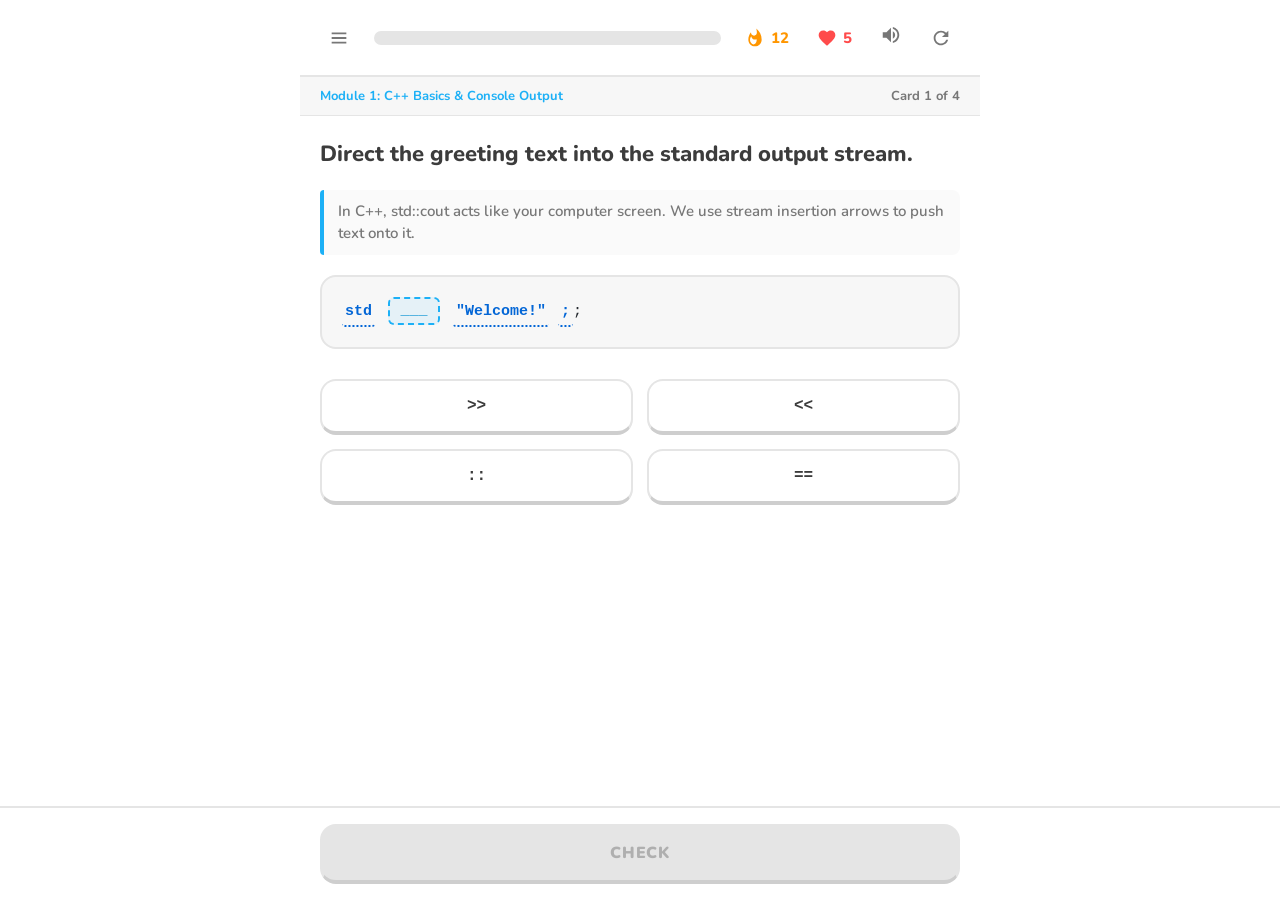
<file: index.html>
<!DOCTYPE html>
<html lang="en">
<head>
  <meta charset="UTF-8">
  <meta name="viewport" content="width=device-width, initial-scale=1.0">
  <title>C++ Duo Light - Interactive Learning</title>

  <!-- Google Font: Nunito for Duo Light style -->
  <link rel="preconnect" href="https://fonts.googleapis.com">
  <link rel="preconnect" href="https://fonts.gstatic.com" crossorigin>
  <link href="https://fonts.googleapis.com/css2?family=Nunito:wght@600;700;800;900&display=swap" rel="stylesheet">

  <!-- External Stylesheet -->
  <link rel="stylesheet" href="style.css">
</head>
<body>

  <div class="app-container">

    <!-- Top Navigation Header -->
    <header class="header-bar">
      <!-- Curriculum Modules Drawer Button -->
      <button id="moduleDrawerBtn" class="icon-btn" type="button" title="View Curriculum Modules" aria-label="View Modules">
        <svg viewBox="0 0 24 24"><path d="M4 6h16v2H4zm0 5h16v2H4zm0 5h16v2H4z"/></svg>
      </button>

      <!-- Dynamic Progress Bar -->
      <div class="progress-track" title="Module Progress">
        <div id="progressFill" class="progress-fill"></div>
      </div>

      <!-- Stats: Streak & Hearts (No Emojis) -->
      <div class="stats-group">
        <!-- Streak Indicator with SVG Flame -->
        <div class="stat-pill streak" title="Day Streak">
          <svg viewBox="0 0 24 24"><path d="M13.5.67s.74 2.65.74 4.8c0 2.06-1.35 3.73-3.41 3.73-2.07 0-3.63-1.67-3.63-3.73l.03-.36C5.21 7.51 4 10.61 4 14c0 4.42 3.58 8 8 8s8-3.58 8-8C20 8.61 17.41 3.8 13.5.67zM12 20c-3.31 0-6-2.69-6-6 0-1.53.5-3.05 1.4-4.22.42 2.3 2.37 4.07 4.75 4.07.61 0 1.21-.12 1.76-.36.06.49.09 1 .09 1.51 0 2.76-2.24 5-5 5z"/></svg>
          <span id="streakCount">12</span>
        </div>

        <!-- Hearts Indicator with SVG Heart -->
        <div class="stat-pill heart" title="Remaining Hearts">
          <svg viewBox="0 0 24 24"><path d="M12 21.35l-1.45-1.32C5.4 15.36 2 12.28 2 8.5 2 5.42 4.42 3 7.5 3c1.74 0 3.41.81 4.5 2.09C13.09 3.81 14.76 3 16.5 3 19.58 3 22 5.42 22 8.5c0 3.78-3.4 6.86-8.55 11.54L12 21.35z"/></svg>
          <span id="heartsCount">5</span>
        </div>

        <!-- Sound Toggle Button -->
        <button id="soundToggleBtn" class="icon-btn" type="button" title="Toggle Sound" aria-label="Toggle Sound">
          <span id="soundIcon">
            <svg viewBox="0 0 24 24"><path d="M3 9v6h4l5 5V4L7 9H3zm13.5 3c0-1.77-1.02-3.29-2.5-4.03v8.05c1.48-.73 2.5-2.25 2.5-4.02zM14 3.23v2.06c2.89.86 5 3.54 5 6.71s-2.11 5.85-5 6.71v2.06c4.01-.91 7-4.49 7-8.77s-2.99-7.86-7-8.77z"/></svg>
          </span>
        </button>

        <!-- Reset Progress Button -->
        <button id="resetBtn" class="icon-btn" type="button" title="Reset Learning Progress" aria-label="Reset Progress">
          <svg viewBox="0 0 24 24"><path d="M17.65 6.35C16.2 4.9 14.21 4 12 4c-4.42 0-7.99 3.58-7.99 8s3.57 8 7.99 8c3.73 0 6.84-2.55 7.73-6h-2.08c-.82 2.33-3.04 4-5.65 4-3.31 0-6-2.69-6-6s2.69-6 6-6c1.66 0 3.14.69 4.22 1.78L13 11h7V4l-2.35 2.35z"/></svg>
        </button>
      </div>
    </header>

    <!-- Module & Card Step Banner -->
    <div class="module-info-bar">
      <div id="moduleBadge" class="module-title-badge" title="Click to switch modules">Module 1: C++ Basics & Console Output</div>
      <div id="stepBadge" class="step-indicator">Card 1 of 4</div>
    </div>

    <!-- Active Learning Card View -->
    <main id="cardView" class="lesson-card">
      <!-- Plain English Instruction -->
      <h1 id="instructionTitle" class="instruction-title">Direct the text into the output stream.</h1>

      <!-- Plain English Concept Explanation -->
      <div id="conceptBox" class="concept-explanation">
        In C++, std::cout acts like a screen. We need arrows to push our text onto that screen.
      </div>

      <!-- Interactive C++ Code Block -->
      <div id="codeBlock" class="code-container">
        <!-- Rendered dynamically by JavaScript -->
      </div>

      <!-- Floating Code Hint Tooltip -->
      <div id="codeTooltip" class="code-tooltip">Hint text</div>

      <!-- 3D Multiple Choice Option Buttons -->
      <div id="optionsGrid" class="options-grid">
        <!-- Buttons created dynamically by JavaScript -->
      </div>
    </main>

    <!-- Module Complete Celebration View -->
    <section id="moduleCompleteView" class="modal-view">
      <div class="modal-badge-icon success">
        <svg viewBox="0 0 24 24"><path d="M12 2l3.09 6.26L22 9.27l-5 4.87 1.18 6.88L12 17.77l-6.18 3.25L7 14.14 2 9.27l6.91-1.01L12 2z"/></svg>
      </div>
      <h2 class="modal-title">Module Complete!</h2>
      <p id="completedModuleTitle" class="modal-desc">You mastered this C++ module!</p>

      <div class="stats-summary-grid">
        <div class="summary-card">
          <span class="summary-label">Cards Completed</span>
          <span id="completedCardsCount" class="summary-val">4/4</span>
        </div>
        <div class="summary-card">
          <span class="summary-label">Streak Status</span>
          <span id="completedStreakVal" class="summary-val">13 Days</span>
        </div>
      </div>

      <div style="display: flex; flex-direction: column; gap: 10px; width: 100%; max-width: 360px;">
        <button id="nextModuleBtn" class="action-btn continue-correct" type="button">Next Module</button>
        <button id="reviewModuleBtn" class="option-btn" type="button" style="border-radius: var(--radius-lg);">Review Module</button>
      </div>
    </section>

    <!-- Out of Hearts View -->
    <section id="outOfHeartsView" class="modal-view">
      <div class="modal-badge-icon danger">
        <svg viewBox="0 0 24 24"><path d="M12 21.35l-1.45-1.32C5.4 15.36 2 12.28 2 8.5 2 5.42 4.42 3 7.5 3c1.74 0 3.41.81 4.5 2.09C13.09 3.81 14.76 3 16.5 3 19.58 3 22 5.42 22 8.5c0 3.78-3.4 6.86-8.55 11.54L12 21.35z"/></svg>
      </div>
      <h2 class="modal-title">Out of Hearts!</h2>
      <p class="modal-desc">Mistakes are how we learn C++. Refill your hearts to 5 now and keep practicing.</p>

      <div style="width: 100%; max-width: 360px; margin-top: 10px;">
        <button id="refillHeartsBtn" class="action-btn continue-correct" type="button">Refill Hearts (5)</button>
      </div>
    </section>

    <!-- Fixed Bottom Sheet & Action Controls -->
    <footer id="bottomSheet" class="bottom-sheet">
      <div class="bottom-sheet-content">
        <!-- Dynamic Feedback Drawer -->
        <div id="feedbackDrawer" class="feedback-drawer">
          <div class="feedback-icon-wrap">
            <svg id="feedbackIcon" viewBox="0 0 24 24"><path d="M9 16.17L4.83 12l-1.42 1.41L9 19 21 7l-1.41-1.41z"/></svg>
          </div>
          <div class="feedback-text-wrap">
            <div id="feedbackTitle" class="feedback-title">Correct!</div>
            <div id="feedbackDesc" class="feedback-desc">Great job picking the right answer.</div>
          </div>
        </div>

        <!-- 3D Primary Action Button (CHECK / CONTINUE) -->
        <button id="actionBtn" class="action-btn" type="button" disabled>CHECK</button>
      </div>
    </footer>

    <!-- Curriculum Modules Drawer Modal -->
    <div id="moduleDrawer" class="drawer-backdrop">
      <div class="drawer-panel">
        <div class="drawer-header">
          <h3 class="drawer-title">C++ Curriculum Modules</h3>
          <button id="closeDrawerBtn" class="icon-btn" type="button" aria-label="Close Modules">
            <svg viewBox="0 0 24 24"><path d="M19 6.41L17.59 5 12 10.59 6.41 5 5 6.41 10.59 12 5 17.59 6.41 19 12 13.41 17.59 19 19 17.59 13.41 12z"/></svg>
          </button>
        </div>
        <div id="moduleList" class="drawer-body">
          <!-- Populated dynamically with all 7 modules -->
        </div>
      </div>
    </div>

    <!-- In-Page Reset Progress Confirmation Modal -->
    <div id="resetModal" class="drawer-backdrop center-modal">
      <div class="center-modal-panel">
        <h3 style="font-size: 20px; font-weight: 900; color: var(--color-text-main);">Reset Progress?</h3>
        <p style="font-size: 14px; font-weight: 600; color: var(--color-text-muted); line-height: 1.5;">
          This will reset your hearts back to 5, reset your streak to 1, and clear completed module records.
        </p>
        <div style="display: flex; gap: 10px;">
          <button id="cancelResetBtn" class="option-btn" type="button" style="flex: 1; padding: 12px; font-size: 14px;">Cancel</button>
          <button id="confirmResetBtn" class="action-btn continue-error" type="button" style="flex: 1; padding: 12px; font-size: 14px;">Reset</button>
        </div>
      </div>
    </div>

  </div>

  <!-- Main JavaScript Logic -->
  <script src="app.js"></script>
</body>
</html>
</file>
<file: style.css>
/* ==========================================================================
   C++ LEARNING APP - DUO LIGHT STYLESHEET
   A clean, friendly, Duolingo-inspired light theme for learning C++.
   ========================================================================== */

/* --------------------------------------------------------------------------
   CSS VARIABLES & DESIGN TOKENS
   These define the core colors, borders, and fonts used throughout the app.
   -------------------------------------------------------------------------- */
:root {
  /* Duo Light Primary Brand Colors */
  --color-bg: #ffffff;
  --color-surface: #ffffff;
  --color-surface-subtle: #f7f7f7;
  --color-border: #e5e5e5;
  --color-border-dark: #cecece;

  /* Accent Colors */
  --color-primary: #1cb0f6;          /* Bright Duolingo Blue */
  --color-primary-dark: #1899d6;     /* 3D button bottom border */
  --color-primary-light: #ddf4ff;    /* Selected button background */

  --color-success: #58cc02;          /* Duo Green */
  --color-success-dark: #46a302;     /* Green 3D bottom border */
  --color-success-bg: #d7ffb8;       /* Green bottom sheet background */
  --color-success-text: #2e7d32;     /* Green feedback text */

  --color-error: #ff4b4b;            /* Duo Red */
  --color-error-dark: #ea2b2b;       /* Red 3D bottom border */
  --color-error-bg: #ffdfe0;         /* Red bottom sheet background */
  --color-error-text: #c62828;       /* Red feedback text */

  --color-streak: #ff9600;           /* Duo Streak Orange */
  --color-streak-dark: #e08500;

  /* Text Colors */
  --color-text-main: #3c3c3c;
  --color-text-muted: #777777;
  --color-text-light: #afafaf;

  /* Typography */
  --font-main: "Nunito", -apple-system, BlinkMacSystemFont, "Segoe UI", Roboto, Helvetica, Arial, sans-serif;
  --font-code: "Fira Code", SFMono-Regular, Consolas, "Courier New", monospace;

  /* Layout Dimensions */
  --max-app-width: 680px;
  --radius-lg: 16px;
  --radius-md: 12px;
  --radius-sm: 8px;
}

/* --------------------------------------------------------------------------
   BASE RESET & TYPOGRAPHY
   Simple box-sizing reset so padding does not affect element widths.
   -------------------------------------------------------------------------- */
* {
  box-sizing: border-box;
  margin: 0;
  padding: 0;
  font-family: var(--font-main);
  -webkit-tap-highlight-color: transparent;
}

body {
  background-color: var(--color-bg);
  color: var(--color-text-main);
  min-height: 100vh;
  display: flex;
  flex-direction: column;
  overflow-x: hidden;
}

/* --------------------------------------------------------------------------
   MAIN CONTAINER
   Centers the learning card on screen and gives it a comfortable mobile width.
   -------------------------------------------------------------------------- */
.app-container {
  width: 100%;
  max-width: var(--max-app-width);
  margin: 0 auto;
  display: flex;
  flex-direction: column;
  min-height: 100vh;
  position: relative;
  background-color: var(--color-bg);
}

/* --------------------------------------------------------------------------
   TOP NAVIGATION BAR
   Houses the close/menu button, the progress bar, and user stats (hearts/streak).
   -------------------------------------------------------------------------- */
.header-bar {
  display: flex;
  align-items: center;
  justify-content: space-between;
  padding: 16px 20px;
  gap: 16px;
  border-bottom: 2px solid var(--color-border);
  position: sticky;
  top: 0;
  background-color: var(--color-bg);
  z-index: 20;
}

/* Icon button for opening module selection or resetting */
.icon-btn {
  background: none;
  border: none;
  cursor: pointer;
  display: flex;
  align-items: center;
  justify-content: center;
  padding: 8px;
  border-radius: var(--radius-sm);
  color: var(--color-text-muted);
  transition: background-color 0.15s ease, color 0.15s ease;
}

.icon-btn:hover {
  background-color: var(--color-surface-subtle);
  color: var(--color-text-main);
}

.icon-btn svg {
  width: 22px;
  height: 22px;
  fill: currentColor;
}

/* --------------------------------------------------------------------------
   PROGRESS BAR
   Shows how far along the user is in the current module.
   -------------------------------------------------------------------------- */
.progress-track {
  flex-grow: 1;
  height: 14px;
  background-color: var(--color-border);
  border-radius: 999px;
  overflow: hidden;
  position: relative;
}

/* This inner bar smoothly widens as the user answers questions correctly */
.progress-fill {
  height: 100%;
  width: 0%;
  background-color: var(--color-success);
  border-radius: 999px;
  transition: width 0.4s cubic-bezier(0.34, 1.56, 0.64, 1);
  position: relative;
}

/* Subtle gloss highlight on top of the progress bar for Duo feel */
.progress-fill::after {
  content: "";
  position: absolute;
  top: 2px;
  left: 6px;
  right: 6px;
  height: 3px;
  background-color: rgba(255, 255, 255, 0.4);
  border-radius: 999px;
}

/* --------------------------------------------------------------------------
   STATS BADGES (HEARTS & STREAK)
   Pure text and clean inline SVGs without emojis.
   -------------------------------------------------------------------------- */
.stats-group {
  display: flex;
  align-items: center;
  gap: 12px;
  font-weight: 800;
  font-size: 15px;
}

.stat-pill {
  display: flex;
  align-items: center;
  gap: 6px;
  padding: 4px 8px;
  border-radius: var(--radius-md);
  user-select: none;
}

.stat-pill.heart {
  color: var(--color-error);
}

.stat-pill.streak {
  color: var(--color-streak);
}

.stat-pill svg {
  width: 20px;
  height: 20px;
  fill: currentColor;
}

/* --------------------------------------------------------------------------
   MODULE HEADER INFO (BANNER)
   Shows the module title and current card step.
   -------------------------------------------------------------------------- */
.module-info-bar {
  display: flex;
  justify-content: space-between;
  align-items: center;
  padding: 10px 20px;
  background-color: var(--color-surface-subtle);
  border-bottom: 1px solid var(--color-border);
  font-size: 13px;
  font-weight: 700;
  color: var(--color-text-muted);
}

.module-title-badge {
  color: var(--color-primary);
  cursor: pointer;
  display: flex;
  align-items: center;
  gap: 4px;
}

.module-title-badge:hover {
  text-decoration: underline;
}

/* --------------------------------------------------------------------------
   MAIN LESSON CONTENT AREA
   Contains the instruction, concept text, code block, and multiple choice options.
   -------------------------------------------------------------------------- */
.lesson-card {
  flex-grow: 1;
  padding: 24px 20px 140px 20px;
  display: flex;
  flex-direction: column;
  gap: 20px;
}

/* Main bold prompt for the question */
.instruction-title {
  font-size: 22px;
  font-weight: 800;
  color: var(--color-text-main);
  line-height: 1.35;
}

/* Plain-English explanation of the underlying concept */
.concept-explanation {
  font-size: 15px;
  font-weight: 600;
  color: var(--color-text-muted);
  line-height: 1.5;
  background-color: #fafafa;
  border-left: 4px solid var(--color-primary);
  padding: 10px 14px;
  border-radius: 4px var(--radius-sm) var(--radius-sm) 4px;
}

/* --------------------------------------------------------------------------
   C++ CODE BLOCK
   Stylized container that formats C++ code and supports interactive tokens.
   -------------------------------------------------------------------------- */
.code-container {
  background-color: var(--color-surface-subtle);
  border: 2px solid var(--color-border);
  border-radius: var(--radius-lg);
  padding: 20px;
  font-family: var(--font-code);
  font-size: 15px;
  line-height: 1.85;
  color: #24292e;
  position: relative;
  white-space: pre-wrap;
  word-break: break-word;
}

/* Hint tokens have a dotted underline and invite the user to click */
.hint-token {
  font-family: inherit;
  font-weight: 700;
  color: #0366d6;
  border-bottom: 2px dotted #0366d6;
  cursor: pointer;
  padding: 0 3px;
  border-radius: 3px;
  transition: background-color 0.15s ease;
  position: relative;
  display: inline-block;
}

.hint-token:hover {
  background-color: rgba(28, 176, 246, 0.12);
}

/* The blank box inside the code block where the chosen answer is placed */
.blank-token {
  display: inline-flex;
  align-items: center;
  justify-content: center;
  min-width: 52px;
  height: 28px;
  padding: 0 10px;
  margin: 0 4px;
  vertical-align: middle;
  background-color: rgba(28, 176, 246, 0.08);
  border: 2px dashed var(--color-primary);
  border-radius: 6px;
  color: var(--color-primary-dark);
  font-weight: 800;
  font-family: var(--font-code);
  font-size: 15px;
  transition: all 0.2s ease;
}

.blank-token.filled {
  border-style: solid;
  background-color: var(--color-primary-light);
  border-color: var(--color-primary);
}

/* Gentle shake animation when the user submits an incorrect answer */
@keyframes shake {
  0%, 100% { transform: translateX(0); }
  20%, 60% { transform: translateX(-6px); }
  40%, 80% { transform: translateX(6px); }
}

.shake-animation {
  animation: shake 0.35s ease-in-out;
  border-color: var(--color-error) !important;
  color: var(--color-error) !important;
  background-color: var(--color-error-bg) !important;
}

/* --------------------------------------------------------------------------
   POPUP TOOLTIP FOR CODE HINTS
   Shows simple plain-English hints above words in the code snippet.
   -------------------------------------------------------------------------- */
.code-tooltip {
  position: absolute;
  background-color: var(--color-primary);
  color: #ffffff;
  font-family: var(--font-main);
  font-size: 13px;
  font-weight: 700;
  line-height: 1.4;
  padding: 8px 12px;
  border-radius: 8px;
  box-shadow: 0 6px 16px rgba(0, 0, 0, 0.15);
  z-index: 50;
  display: none;
  max-width: 240px;
  text-align: center;
  pointer-events: none;
  transition: opacity 0.15s ease;
}

/* Small downward arrow pointing to the clicked word */
.code-tooltip::after {
  content: "";
  position: absolute;
  top: 100%;
  left: 50%;
  transform: translateX(-50%);
  border-width: 6px;
  border-style: solid;
  border-color: var(--color-primary) transparent transparent transparent;
}

/* --------------------------------------------------------------------------
   OPTIONS GRID & 3D BUTTONS
   Strict Duo Light 3D depth rules: 4px solid bottom border, shrinking to 2px.
   -------------------------------------------------------------------------- */
.options-grid {
  display: grid;
  grid-template-columns: repeat(2, 1fr);
  gap: 14px;
  margin-top: 10px;
}

@media (max-width: 480px) {
  .options-grid {
    grid-template-columns: 1fr;
  }
}

/* Base style for clickable 3D buttons */
.option-btn {
  background-color: var(--color-surface);
  color: var(--color-text-main);
  border: 2px solid var(--color-border);
  border-bottom: 4px solid var(--color-border-dark);
  border-radius: var(--radius-lg);
  padding: 16px 12px;
  font-family: var(--font-code);
  font-size: 16px;
  font-weight: 700;
  cursor: pointer;
  text-align: center;
  transition: all 0.1s ease;
  position: relative;
  user-select: none;
}

.option-btn:hover {
  background-color: var(--color-surface-subtle);
  border-color: #d8d8d8;
  border-bottom-color: #bebebe;
}

/* The button shrinks to a 2px border and moves down by 2px when pressed */
.option-btn:active {
  border-bottom-width: 2px;
  transform: translateY(2px);
}

/* Selected state: highlighted with bright primary blue theme */
.option-btn.selected {
  background-color: var(--color-primary-light);
  border-color: var(--color-primary);
  border-bottom-color: var(--color-primary-dark);
  color: var(--color-primary-dark);
  border-bottom-width: 2px;
  transform: translateY(2px);
}

/* --------------------------------------------------------------------------
   BOTTOM ACTION BAR & FEEDBACK SHEET
   Pinned to the bottom of the screen with a check button and feedback drawer.
   -------------------------------------------------------------------------- */
.bottom-sheet {
  position: fixed;
  bottom: 0;
  left: 0;
  right: 0;
  background-color: var(--color-surface);
  border-top: 2px solid var(--color-border);
  z-index: 30;
  transition: background-color 0.25s ease, border-color 0.25s ease;
}

.bottom-sheet-content {
  max-width: var(--max-app-width);
  margin: 0 auto;
  padding: 16px 20px;
  display: flex;
  flex-direction: column;
  gap: 14px;
}

/* Feedback message container (hidden by default until user clicks Check) */
.feedback-drawer {
  display: none;
  align-items: flex-start;
  gap: 14px;
  animation: slideUp 0.25s ease-out;
}

@keyframes slideUp {
  from {
    opacity: 0;
    transform: translateY(10px);
  }
  to {
    opacity: 1;
    transform: translateY(0);
  }
}

.feedback-icon-wrap {
  width: 36px;
  height: 36px;
  border-radius: 50%;
  display: flex;
  align-items: center;
  justify-content: center;
  flex-shrink: 0;
}

.feedback-icon-wrap svg {
  width: 20px;
  height: 20px;
  fill: #ffffff;
}

.feedback-text-wrap {
  display: flex;
  flex-direction: column;
  gap: 4px;
}

.feedback-title {
  font-size: 19px;
  font-weight: 900;
}

.feedback-desc {
  font-size: 14px;
  font-weight: 600;
  line-height: 1.45;
}

/* Correct feedback state: soft green background */
.bottom-sheet.correct {
  background-color: var(--color-success-bg);
  border-top-color: var(--color-success);
}

.bottom-sheet.correct .feedback-drawer {
  display: flex;
}

.bottom-sheet.correct .feedback-icon-wrap {
  background-color: var(--color-success);
}

.bottom-sheet.correct .feedback-title {
  color: var(--color-success-text);
}

.bottom-sheet.correct .feedback-desc {
  color: var(--color-success-text);
}

/* Incorrect feedback state: soft red background */
.bottom-sheet.incorrect {
  background-color: var(--color-error-bg);
  border-top-color: var(--color-error);
}

.bottom-sheet.incorrect .feedback-drawer {
  display: flex;
}

.bottom-sheet.incorrect .feedback-icon-wrap {
  background-color: var(--color-error);
}

.bottom-sheet.incorrect .feedback-title {
  color: var(--color-error-text);
}

.bottom-sheet.incorrect .feedback-desc {
  color: var(--color-error-text);
}

/* --------------------------------------------------------------------------
   PRIMARY ACTION BUTTON (CHECK / CONTINUE)
   Large 3D button that drives the core interaction loop.
   -------------------------------------------------------------------------- */
.action-btn {
  width: 100%;
  padding: 16px;
  border-radius: var(--radius-lg);
  font-size: 16px;
  font-weight: 900;
  letter-spacing: 0.8px;
  text-transform: uppercase;
  cursor: pointer;
  border: 2px solid transparent;
  transition: all 0.1s ease;
  user-select: none;
}

/* Disabled state when no answer is chosen */
.action-btn:disabled {
  background-color: var(--color-border);
  color: var(--color-text-light);
  border-bottom: 4px solid var(--color-border-dark);
  cursor: not-allowed;
  transform: none !important;
}

/* Active ready state to check answer */
.action-btn.ready {
  background-color: var(--color-success);
  color: #ffffff;
  border-bottom: 4px solid var(--color-success-dark);
}

.action-btn.ready:active {
  border-bottom-width: 2px;
  transform: translateY(2px);
}

/* Continue button on correct sheet */
.action-btn.continue-correct {
  background-color: var(--color-success);
  color: #ffffff;
  border-bottom: 4px solid var(--color-success-dark);
}

.action-btn.continue-correct:active {
  border-bottom-width: 2px;
  transform: translateY(2px);
}

/* Continue button on error sheet */
.action-btn.continue-error {
  background-color: var(--color-error);
  color: #ffffff;
  border-bottom: 4px solid var(--color-error-dark);
}

.action-btn.continue-error:active {
  border-bottom-width: 2px;
  transform: translateY(2px);
}

/* --------------------------------------------------------------------------
   MODULE COMPLETE & OUT OF HEARTS SCREENS
   Full-view cards shown when a module finishes or hearts run out.
   -------------------------------------------------------------------------- */
.modal-view {
  display: none;
  flex-direction: column;
  align-items: center;
  justify-content: center;
  text-align: center;
  padding: 30px 20px;
  gap: 20px;
  flex-grow: 1;
  animation: fadeIn 0.3s ease;
}

.modal-view.active {
  display: flex;
}

@keyframes fadeIn {
  from { opacity: 0; transform: scale(0.96); }
  to { opacity: 1; transform: scale(1); }
}

.modal-badge-icon {
  width: 90px;
  height: 90px;
  border-radius: 50%;
  display: flex;
  align-items: center;
  justify-content: center;
  background-color: var(--color-primary-light);
  color: var(--color-primary);
  margin-bottom: 10px;
}

.modal-badge-icon.success {
  background-color: var(--color-success-bg);
  color: var(--color-success);
}

.modal-badge-icon.danger {
  background-color: var(--color-error-bg);
  color: var(--color-error);
}

.modal-badge-icon svg {
  width: 48px;
  height: 48px;
  fill: currentColor;
}

.modal-title {
  font-size: 26px;
  font-weight: 900;
  color: var(--color-text-main);
}

.modal-desc {
  font-size: 16px;
  font-weight: 600;
  color: var(--color-text-muted);
  max-width: 360px;
  line-height: 1.5;
}

.stats-summary-grid {
  display: grid;
  grid-template-columns: repeat(2, 1fr);
  gap: 12px;
  width: 100%;
  max-width: 360px;
  margin: 10px 0;
}

.summary-card {
  border: 2px solid var(--color-border);
  border-radius: var(--radius-md);
  padding: 14px;
  background-color: var(--color-surface-subtle);
  display: flex;
  flex-direction: column;
  gap: 4px;
  text-align: center;
}

.summary-label {
  font-size: 12px;
  font-weight: 800;
  text-transform: uppercase;
  color: var(--color-text-muted);
}

.summary-val {
  font-size: 20px;
  font-weight: 900;
  color: var(--color-text-main);
}

/* --------------------------------------------------------------------------
   CURRICULUM DRAWER & IN-PAGE MODALS
   Allows users to browse all 7 modules or confirm reset without alert/confirm.
   -------------------------------------------------------------------------- */
.drawer-backdrop {
  position: fixed;
  top: 0;
  left: 0;
  right: 0;
  bottom: 0;
  background-color: rgba(0, 0, 0, 0.4);
  z-index: 100;
  display: none;
  align-items: flex-end;
  justify-content: center;
}

.drawer-backdrop.active {
  display: flex;
}

.drawer-panel {
  background-color: var(--color-bg);
  width: 100%;
  max-width: var(--max-app-width);
  max-height: 85vh;
  border-radius: 20px 20px 0 0;
  display: flex;
  flex-direction: column;
  overflow: hidden;
  animation: slideUpModal 0.25s ease-out;
}

@keyframes slideUpModal {
  from { transform: translateY(100%); }
  to { transform: translateY(0); }
}

.drawer-header {
  display: flex;
  justify-content: space-between;
  align-items: center;
  padding: 18px 20px;
  border-bottom: 2px solid var(--color-border);
}

.drawer-title {
  font-size: 18px;
  font-weight: 900;
}

.drawer-body {
  padding: 16px 20px 30px 20px;
  overflow-y: auto;
  display: flex;
  flex-direction: column;
  gap: 12px;
}

.module-item-card {
  display: flex;
  align-items: center;
  justify-content: space-between;
  padding: 14px 16px;
  border: 2px solid var(--color-border);
  border-bottom: 4px solid var(--color-border-dark);
  border-radius: var(--radius-md);
  background-color: var(--color-surface);
  cursor: pointer;
  transition: all 0.1s ease;
  user-select: none;
}

.module-item-card:hover {
  background-color: var(--color-surface-subtle);
}

.module-item-card.current {
  border-color: var(--color-primary);
  border-bottom-color: var(--color-primary-dark);
  background-color: var(--color-primary-light);
}

.module-item-info {
  display: flex;
  flex-direction: column;
  gap: 4px;
}

.module-level-tag {
  font-size: 11px;
  font-weight: 800;
  text-transform: uppercase;
  color: var(--color-primary);
}

.module-item-title {
  font-size: 15px;
  font-weight: 800;
  color: var(--color-text-main);
}

.module-status-badge {
  font-size: 12px;
  font-weight: 800;
  padding: 4px 10px;
  border-radius: 999px;
  background-color: var(--color-border);
  color: var(--color-text-muted);
}

.module-status-badge.completed {
  background-color: var(--color-success-bg);
  color: var(--color-success-text);
}

/* In-page modal dialog centered in the screen */
.center-modal {
  align-items: center;
  padding: 20px;
}

.center-modal-panel {
  background-color: var(--color-bg);
  width: 100%;
  max-width: 400px;
  border-radius: var(--radius-lg);
  border: 2px solid var(--color-border);
  padding: 24px;
  display: flex;
  flex-direction: column;
  gap: 16px;
  text-align: center;
  box-shadow: 0 10px 30px rgba(0, 0, 0, 0.15);
}
</file>
